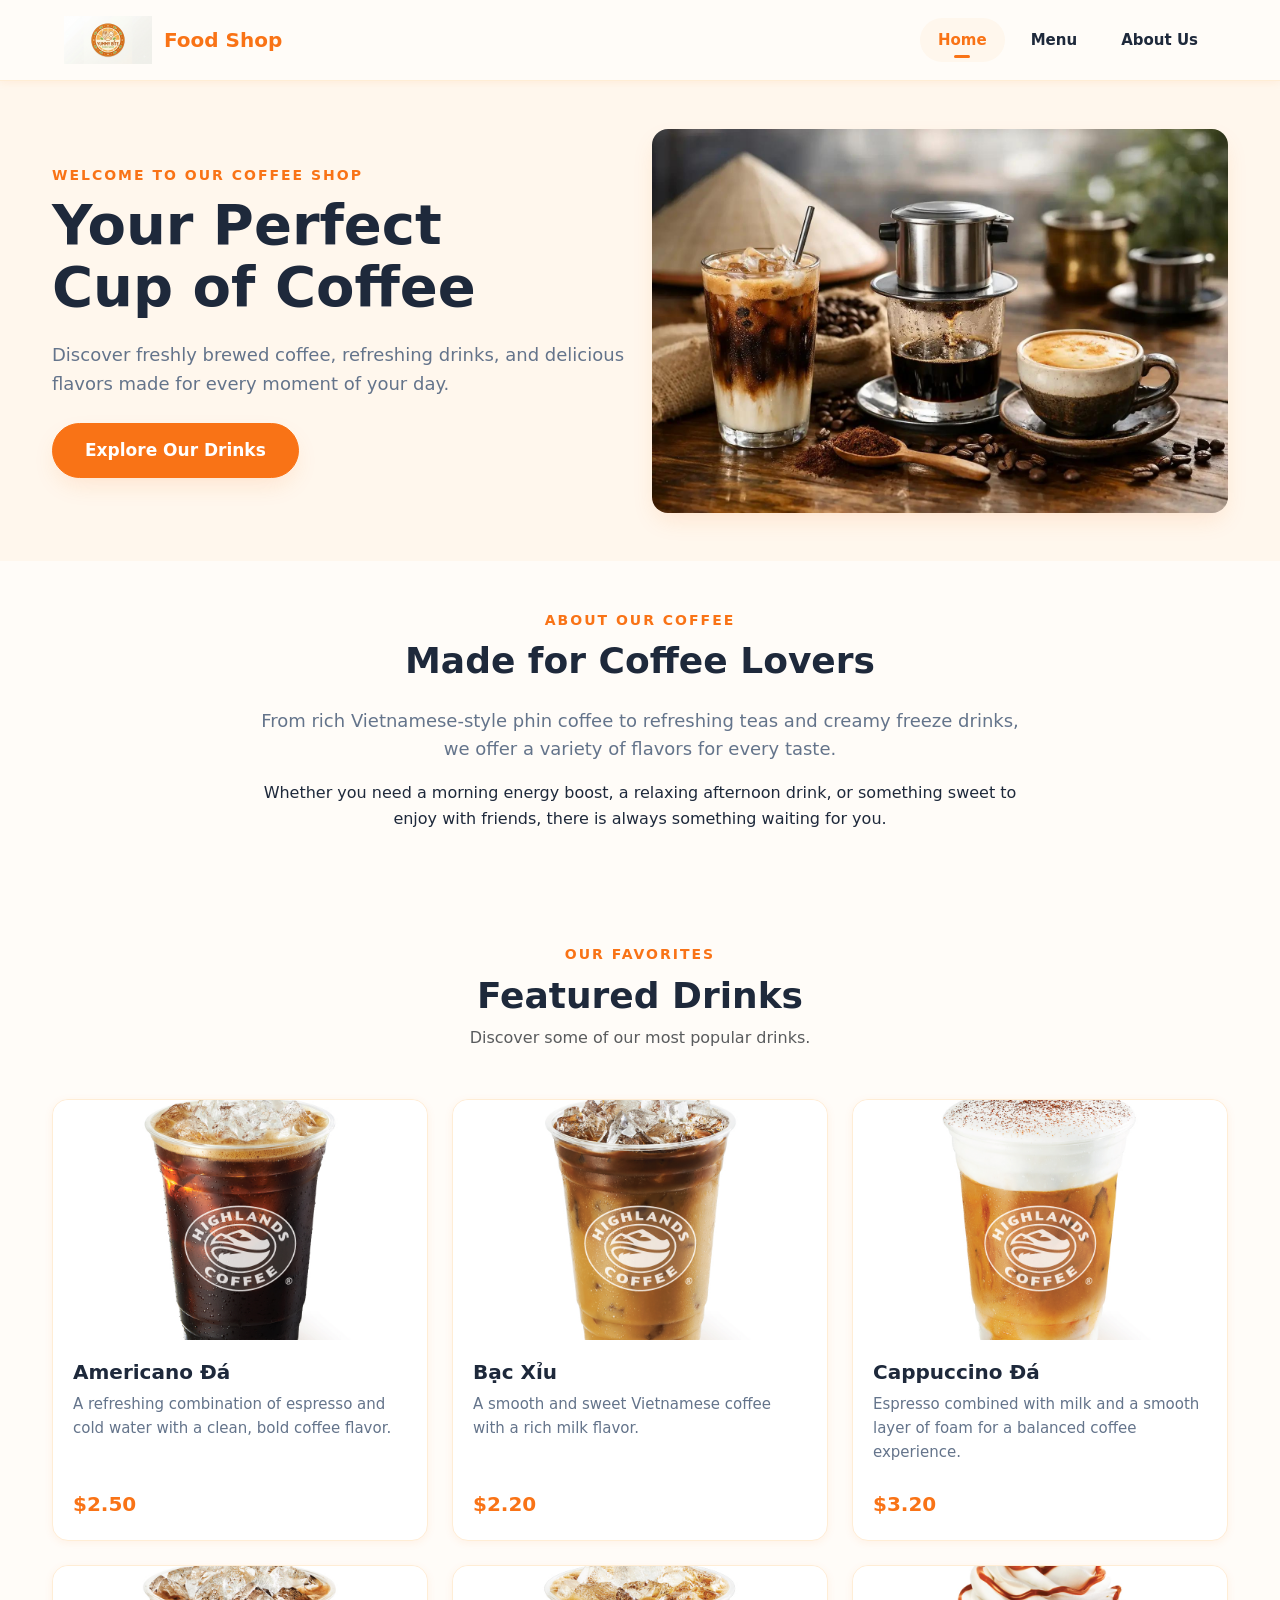
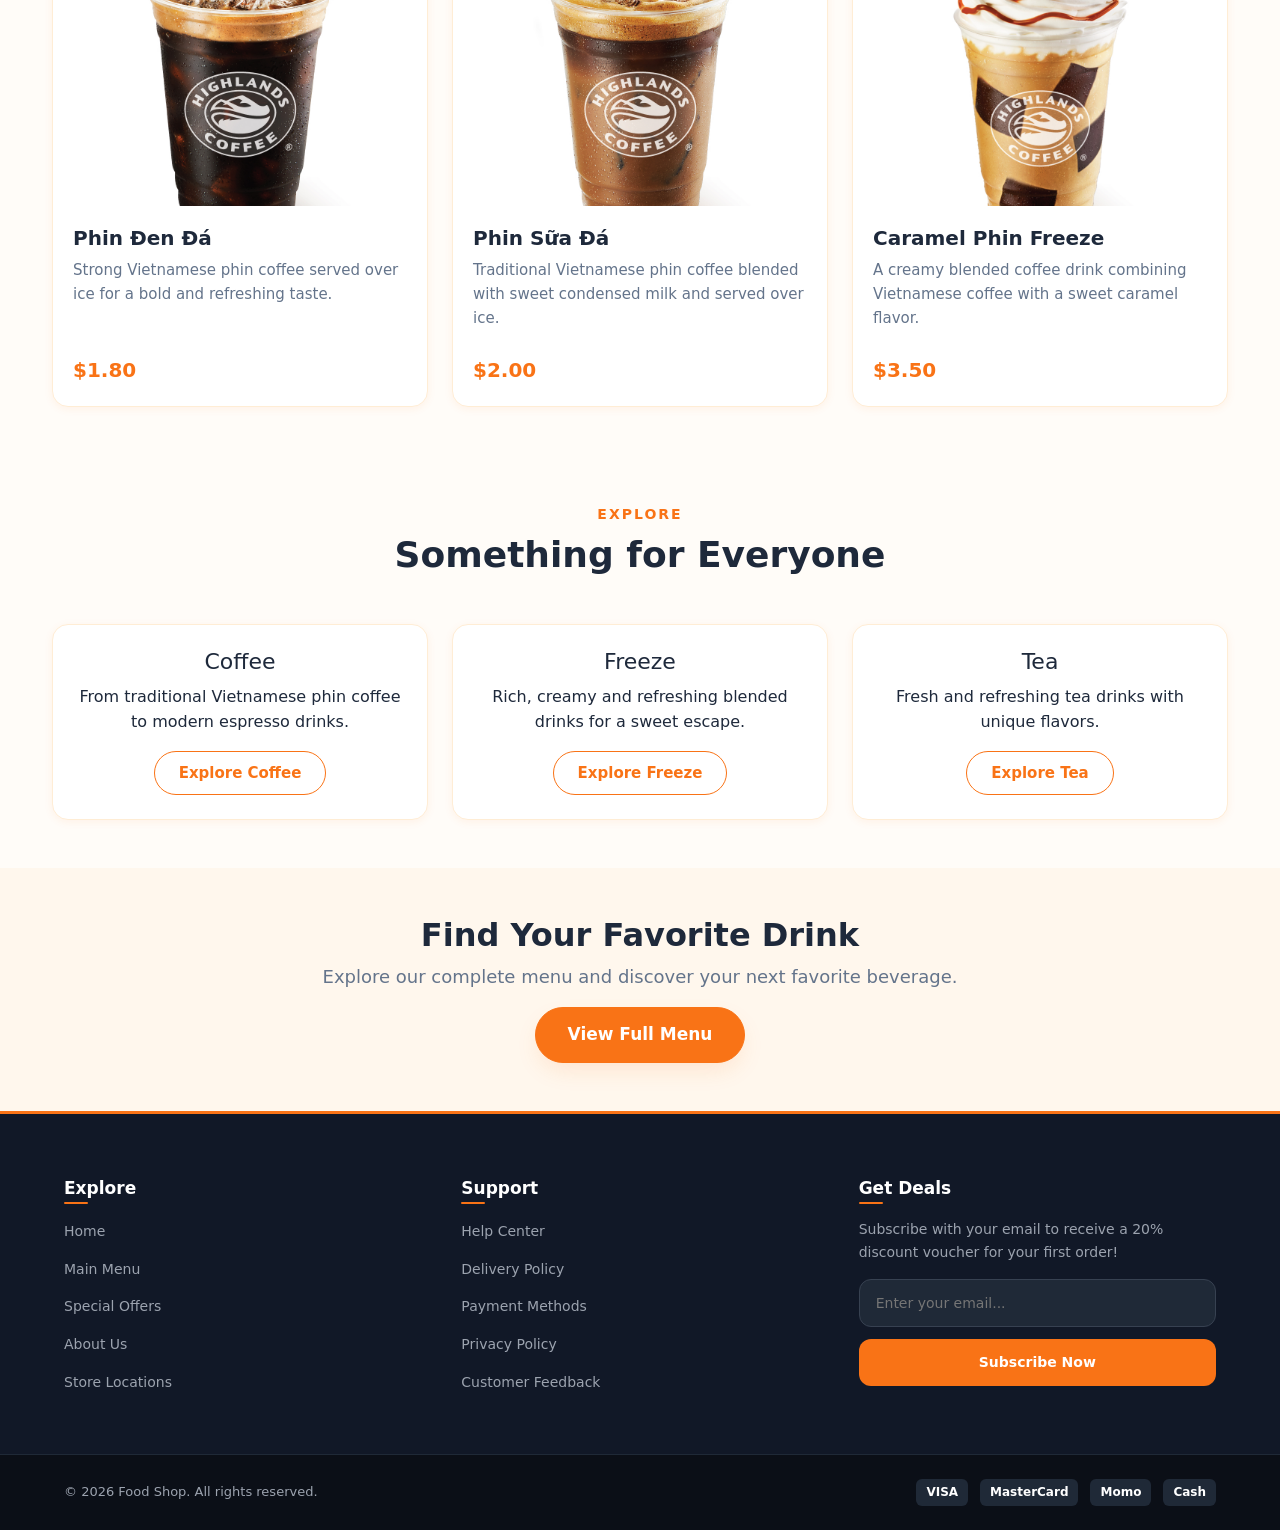
<file: index.html>
<!doctype html>
<html lang="en" data-bs-theme="light">

<head>
    <title>Home</title>
    <!-- Required meta tags -->
    <meta charset="utf-8" />
    <meta name="viewport" content="width=device-width, initial-scale=1" />

    <link href="https://cdn.jsdelivr.net/npm/bootstrap@5.3.8/dist/css/bootstrap.min.css" rel="stylesheet"
        integrity="sha384-sRIl4kxILFvY47J16cr9ZwB07vP4J8+LH7qKQnuqkuIAvNWLzeN8tE5YBujZqJLB" crossorigin="anonymous" />

    <link rel="stylesheet" href="style.css" />
</head>

<body>
    <header>

    </header>
    <main>
        <section class="container-fluid bg-light">
            <div class="container">
                <div class="row align-items-center py-5">
                    <div class="col-lg-6 text-center text-lg-start">
                        <p class="text-uppercase fw-semibold">
                            Welcome to our coffee shop
                        </p>
                        <h1 class="display-3 fw-bold">
                            Your Perfect
                            <br>
                            Cup of Coffee
                        </h1>
                        <p class="lead my-4">
                            Discover freshly brewed coffee, refreshing
                            drinks, and delicious flavors made for
                            every moment of your day.
                        </p>
                        <a href="#featured" class="btn btn-primary btn-lg">
                            Explore Our Drinks
                        </a>
                    </div>

                    <div class="col-lg-6 mt-4 mt-lg-0">
                        <img src="resources/Coffee/phin.png" class="img-fluid rounded" alt="Coffee and drinks">
                    </div>
                </div>
            </div>
        </section>

        <section class="container py-5">
            <div class="row justify-content-center">
                <div class="col-lg-8 text-center">
                    <p class="text-uppercase fw-semibold">
                        About Our Coffee
                    </p>
                    <h2 class="display-6 fw-bold mb-4">
                        Made for Coffee Lovers
                    </h2>
                    <p class="lead">
                        From rich Vietnamese-style phin coffee
                        to refreshing teas and creamy freeze drinks,
                        we offer a variety of flavors for every taste.
                    </p>
                    <p>
                        Whether you need a morning energy boost,
                        a relaxing afternoon drink, or something
                        sweet to enjoy with friends, there is always
                        something waiting for you.
                    </p>
                </div>
            </div>
        </section>

        <section id="featured" class="container py-5">

            <div class="text-center mb-5">
                <p class="text-uppercase fw-semibold">
                    Our Favorites
                </p>
                <h2 class="display-6 fw-bold">
                    Featured Drinks
                </h2>
                <p class="text-muted">
                    Discover some of our most popular drinks.
                </p>
            </div>

            <div class="row g-4">
                <div class="col-md-6 col-lg-4">
                    <div class="card h-100">
                        <img src="resources/Coffee/AMERICANO_DA.jpg" class="card-img-top" alt="Americano đá">
                        <div class="card-body d-flex flex-column">
                            <h5 class="card-title">
                                Americano Đá
                            </h5>
                            <p class="card-text">
                                A refreshing combination of espresso
                                and cold water with a clean,
                                bold coffee flavor.
                            </p>
                            <div class="mt-auto pt-2">
                                <span class="fs-5 fw-bold text-primary">$2.50</span>
                            </div>
                        </div>
                    </div>
                </div>

                <div class="col-md-6 col-lg-4">
                    <div class="card h-100">
                        <img src="resources/Coffee/BAC_SIU_1.jpg" class="card-img-top" alt="Bạc xỉu">
                        <div class="card-body d-flex flex-column">
                            <h5 class="card-title">
                                Bạc Xỉu
                            </h5>
                            <p class="card-text">
                                A smooth and sweet Vietnamese coffee
                                with a rich milk flavor.
                            </p>
                            <div class="mt-auto pt-2">
                                <span class="fs-5 fw-bold text-primary">$2.20</span>
                            </div>
                        </div>
                    </div>
                </div>

                <div class="col-md-6 col-lg-4">
                    <div class="card h-100">
                        <img src="resources/Coffee/CAPPU_DA.jpg" class="card-img-top" alt="Cappuccino đá">
                        <div class="card-body d-flex flex-column">
                            <h5 class="card-title">
                                Cappuccino Đá
                            </h5>
                            <p class="card-text">
                                Espresso combined with milk and
                                a smooth layer of foam for a balanced
                                coffee experience.
                            </p>
                            <div class="mt-auto pt-2">
                                <span class="fs-5 fw-bold text-primary">$3.20</span>
                            </div>
                        </div>
                    </div>
                </div>

                <div class="col-md-6 col-lg-4">
                    <div class="card h-100">
                        <img src="resources/Coffee/PHIN_DEN_DA.jpg" class="card-img-top" alt="Phin đen đá">
                        <div class="card-body d-flex flex-column">
                            <h5 class="card-title">
                                Phin Đen Đá
                            </h5>
                            <p class="card-text">
                                Strong Vietnamese phin coffee served
                                over ice for a bold and refreshing taste.
                            </p>
                            <div class="mt-auto pt-2">
                                <span class="fs-5 fw-bold text-primary">$1.80</span>
                            </div>
                        </div>
                    </div>
                </div>

                <div class="col-md-6 col-lg-4">
                    <div class="card h-100">
                        <img src="resources/Coffee/PHIN_SUA_DA.jpg" class="card-img-top" alt="Phin sữa đá">
                        <div class="card-body d-flex flex-column">
                            <h5 class="card-title">
                                Phin Sữa Đá
                            </h5>
                            <p class="card-text">
                                Traditional Vietnamese phin coffee
                                blended with sweet condensed milk
                                and served over ice.
                            </p>
                            <div class="mt-auto pt-2">
                                <span class="fs-5 fw-bold text-primary">$2.00</span>
                            </div>
                        </div>
                    </div>
                </div>

                <div class="col-md-6 col-lg-4">
                    <div class="card h-100">
                        <img src="resources/Freeze/CARAMEL_PHIN_FREEZE.jpg" class="card-img-top"
                            alt="Caramel Phin Freeze">
                        <div class="card-body d-flex flex-column">
                            <h5 class="card-title">
                                Caramel Phin Freeze
                            </h5>
                            <p class="card-text">
                                A creamy blended coffee drink
                                combining Vietnamese coffee with
                                a sweet caramel flavor.
                            </p>
                            <div class="mt-auto pt-2">
                                <span class="fs-5 fw-bold text-primary">$3.50</span>
                            </div>
                        </div>
                    </div>
                </div>
            </div>

        </section>

        <section class="container py-5">

            <div class="text-center mb-5">
                <p class="text-uppercase fw-semibold">
                    Explore
                </p>
                <h2 class="display-6 fw-bold">
                    Something for Everyone
                </h2>
            </div>

            <div class="row g-4">
                <div class="col-md-4">
                    <div class="card text-center h-100">
                        <div class="card-body p-4">
                            <h3 class="h4">
                                Coffee
                            </h3>
                            <p>
                                From traditional Vietnamese phin
                                coffee to modern espresso drinks.
                            </p>
                            <a href="menu.html#coffee" class="btn btn-outline-primary">
                                Explore Coffee
                            </a>
                        </div>
                    </div>
                </div>

                <div class="col-md-4">
                    <div class="card text-center h-100">
                        <div class="card-body p-4">
                            <h3 class="h4">
                                Freeze
                            </h3>
                            <p>
                                Rich, creamy and refreshing blended
                                drinks for a sweet escape.
                            </p>
                            <a href="menu.html#freeze" class="btn btn-outline-primary">
                                Explore Freeze
                            </a>
                        </div>
                    </div>
                </div>

                <div class="col-md-4">
                    <div class="card text-center h-100">
                        <div class="card-body p-4">
                            <h3 class="h4">
                                Tea
                            </h3>
                            <p>
                                Fresh and refreshing tea drinks
                                with unique flavors.
                            </p>
                            <a href="menu.html#tea" class="btn btn-outline-primary">
                                Explore Tea
                            </a>
                        </div>
                    </div>
                </div>
            </div>

        </section>

        <section class="container-fluid bg-light py-5">

            <div class="container text-center">

                <h2 class="fw-bold">
                    Find Your Favorite Drink
                </h2>

                <p class="lead">
                    Explore our complete menu and discover
                    your next favorite beverage.
                </p>

                <a href="menu.html" class="btn btn-primary btn-lg">
                    View Full Menu
                </a>

            </div>

        </section>

    </main>
    <footer>
        <!-- place footer here -->
    </footer>
    <!-- Bootstrap JavaScript Bundle (includes Popper) -->
    <script src="https://cdn.jsdelivr.net/npm/bootstrap@5.3.8/dist/js/bootstrap.bundle.min.js"
        integrity="sha384-FKyoEForCGlyvwx9Hj09JcYn3nv7wiPVlz7YYwJrWVcXK/BmnVDxM+D2scQbITxI"
        crossorigin="anonymous"></script>
    <script src="js/components.js"></script>
</body>

</html>
</file>
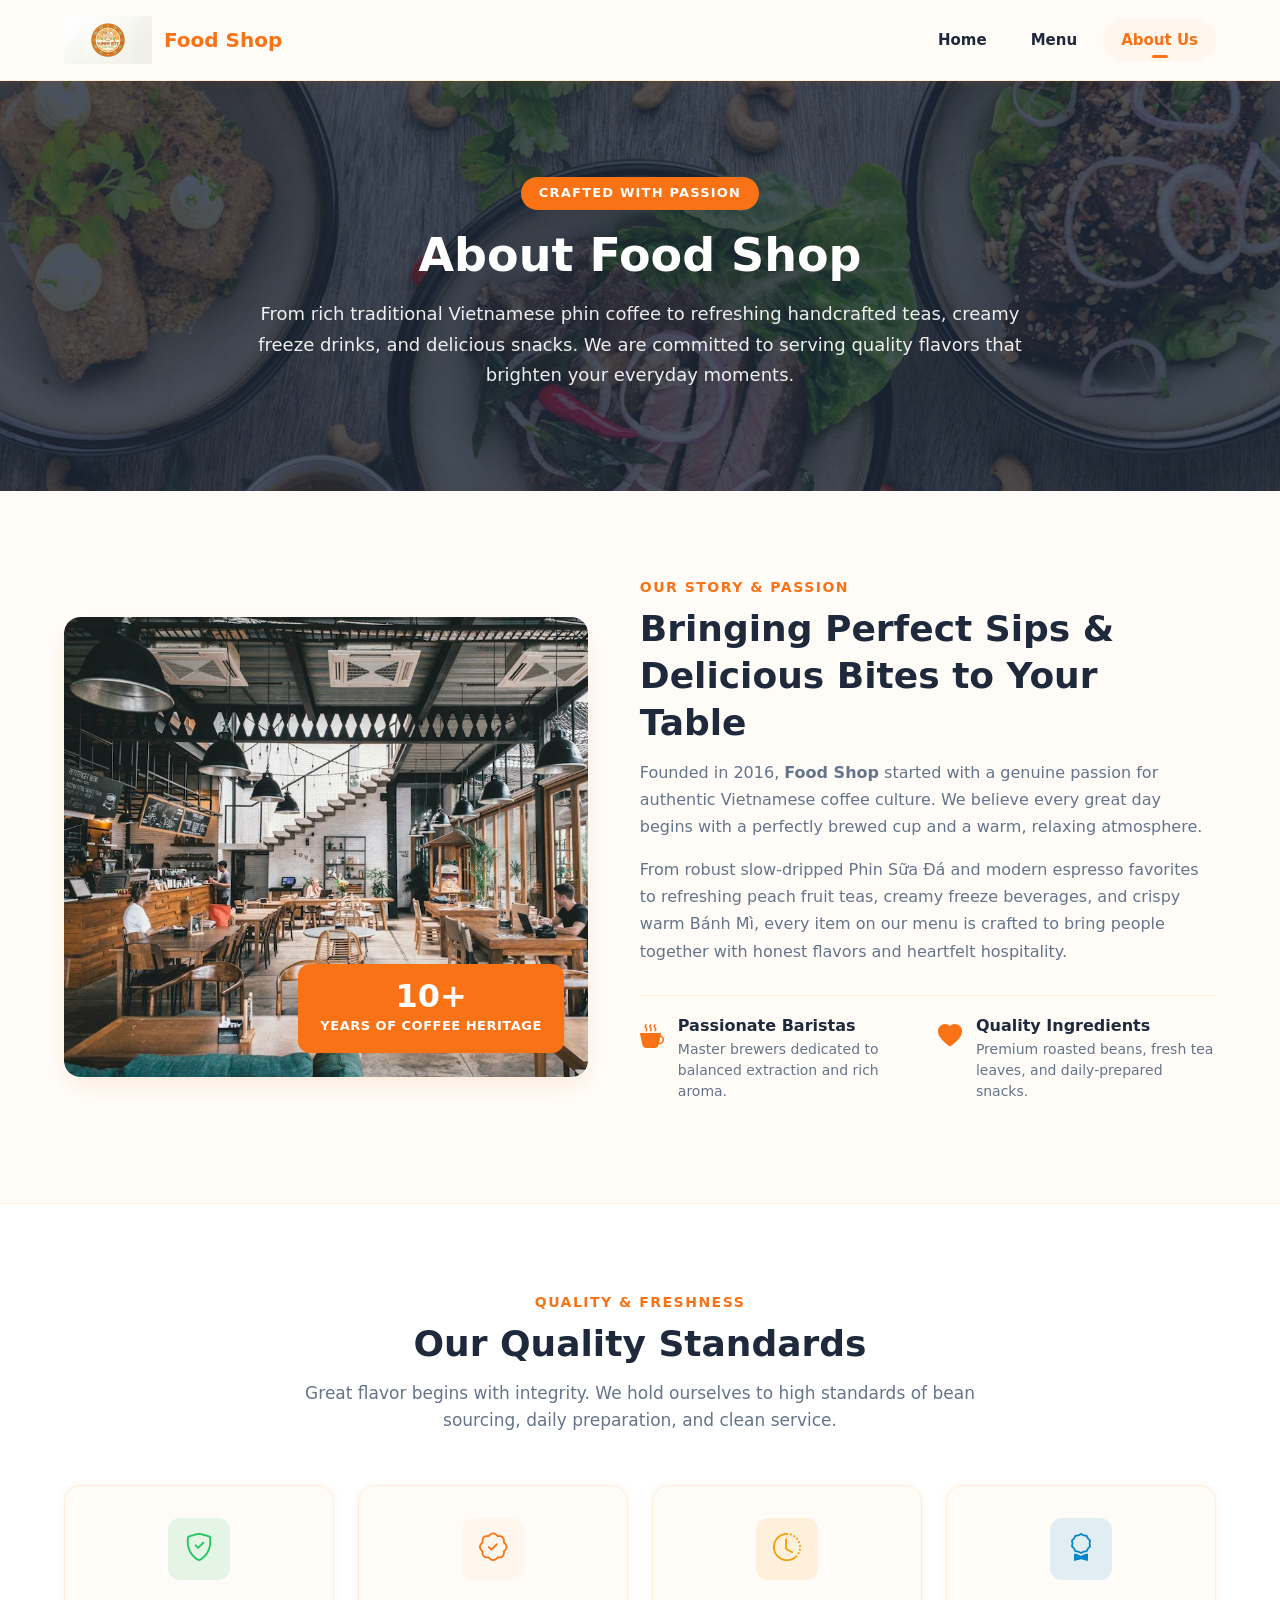
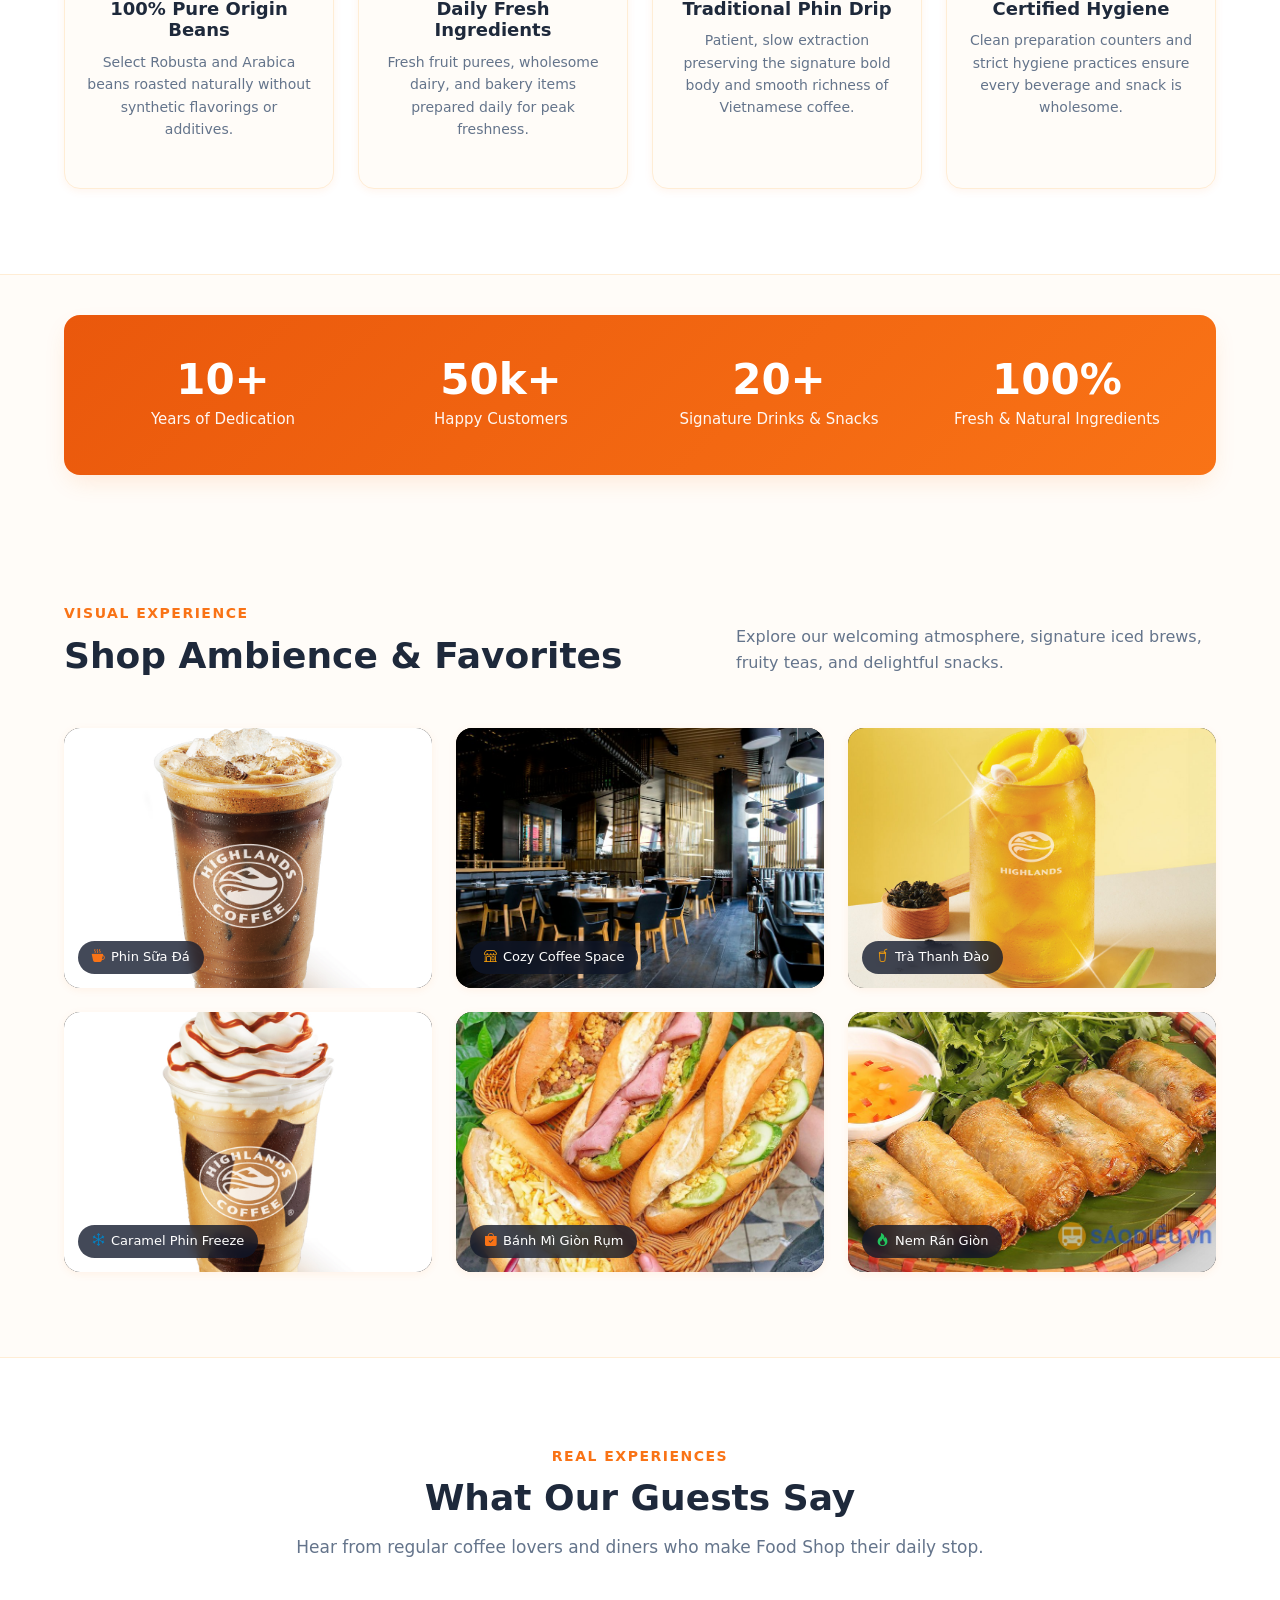
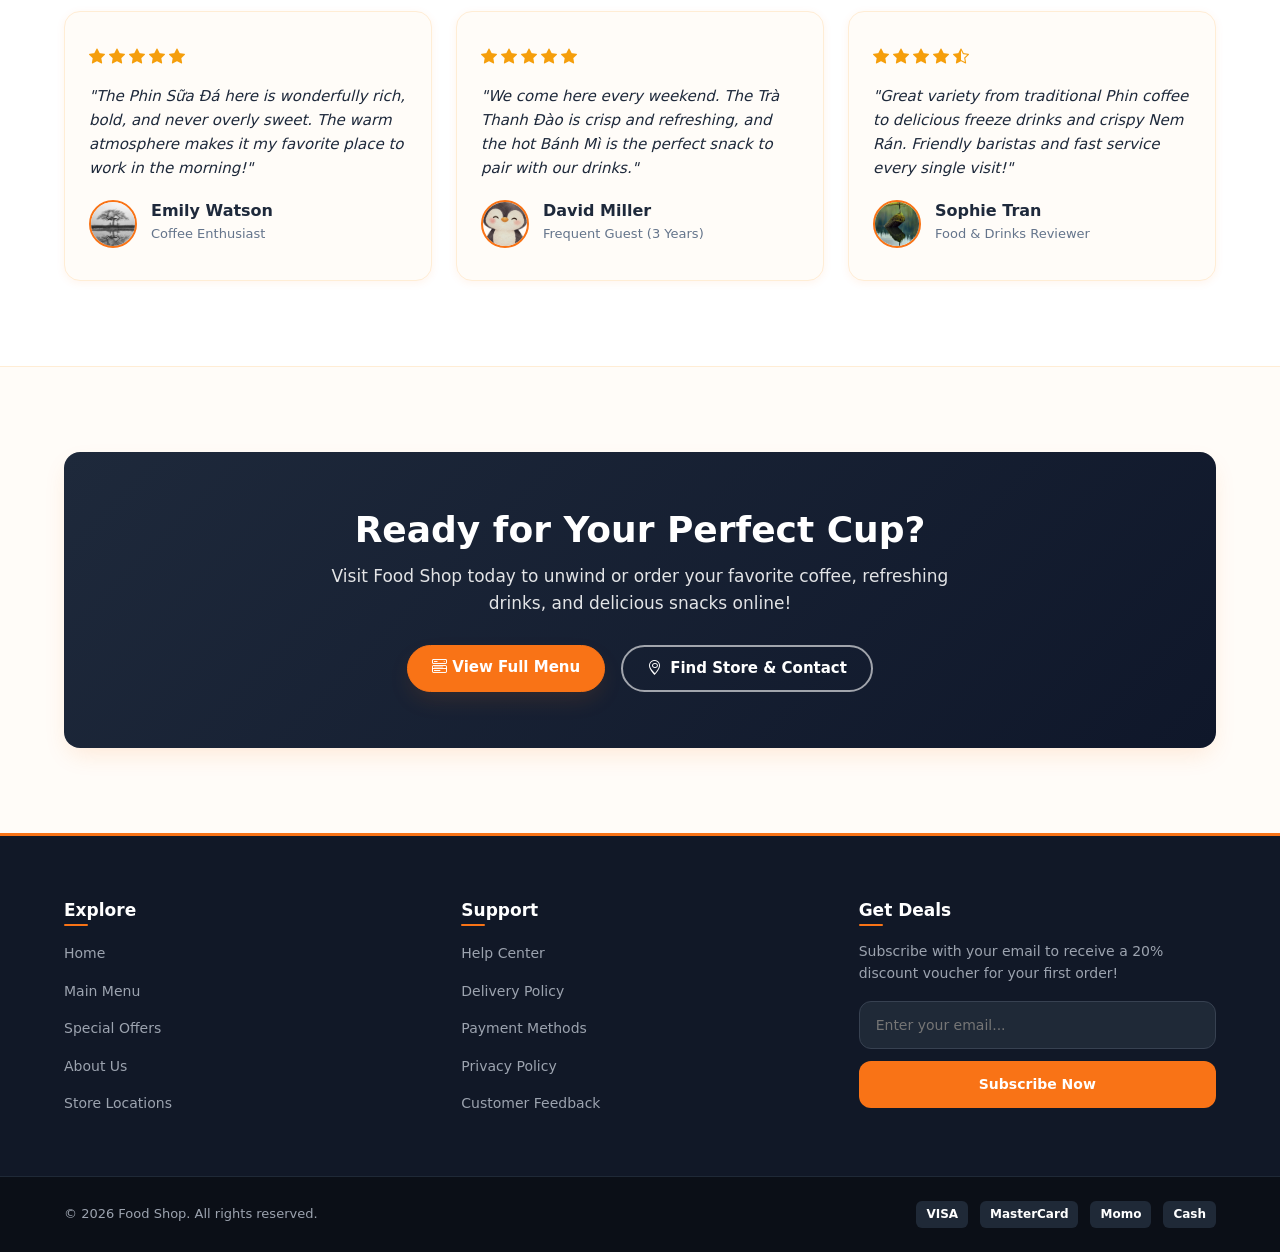
<file: about.html>
<!DOCTYPE html>
<html lang="en">

<head>
    <meta charset="UTF-8">
    <meta name="viewport" content="width=device-width, initial-scale=1.0">
    <title>About Us - Food Shop | Crafted Coffee & Casual Bites</title>

    <link href="https://cdn.jsdelivr.net/npm/bootstrap@5.3.8/dist/css/bootstrap.min.css" rel="stylesheet"
        integrity="sha384-sRIl4kxILFvY47J16cr9ZwB07vP4J8+LH7qKQnuqkuIAvNWLzeN8tE5YBujZqJLB" crossorigin="anonymous" />

    <link rel="stylesheet" href="https://cdn.jsdelivr.net/npm/bootstrap-icons@1.11.3/font/bootstrap-icons.min.css">

    <link rel="stylesheet" href="style.css">
</head>

<body>
    <header id="site-header"></header>

    <main>
        <section class="hero-section">
            <div class="hero-content">
                <span class="hero-tag">Crafted With Passion</span>
                <h1 class="hero-title">About Food Shop</h1>
                <p class="hero-desc">
                    From rich traditional Vietnamese phin coffee to refreshing handcrafted teas, creamy freeze drinks,
                    and delicious snacks. We are committed to serving quality flavors that brighten your everyday moments.
                </p>
            </div>
        </section>

        <section class="about-story-section">
            <div class="section-container">
                <div class="story-grid">
                    <div class="story-image-box">
                        <img src="resources/About/about_story.jpg" alt="Food Shop Dining & Coffee Space" class="story-img">
                        <div class="experience-badge">
                            <span class="exp-years">10+</span>
                            <span class="exp-text">Years of Coffee Heritage</span>
                        </div>
                    </div>

                    <div class="story-content">
                        <span class="section-tag">Our Story & Passion</span>
                        <h2 class="section-title">Bringing Perfect Sips & Delicious Bites to Your Table</h2>
                        <p class="story-text">
                            Founded in 2016, <strong>Food Shop</strong> started with a genuine passion for authentic
                            Vietnamese coffee culture. We believe every great day begins with a perfectly brewed cup
                            and a warm, relaxing atmosphere.
                        </p>
                        <p class="story-text">
                            From robust slow-dripped Phin Sữa Đá and modern espresso favorites to refreshing peach fruit
                            teas, creamy freeze beverages, and crispy warm Bánh Mì, every item on our menu is crafted
                            to bring people together with honest flavors and heartfelt hospitality.
                        </p>

                        <div class="story-features">
                            <div class="story-feature-item">
                                <i class="bi bi-cup-hot-fill text-red"></i>
                                <div>
                                    <h4 class="feature-item-title">Passionate Baristas</h4>
                                    <p class="feature-item-desc">Master brewers dedicated to balanced extraction and rich aroma.</p>
                                </div>
                            </div>
                            <div class="story-feature-item">
                                <i class="bi bi-heart-fill text-red"></i>
                                <div>
                                    <h4 class="feature-item-title">Quality Ingredients</h4>
                                    <p class="feature-item-desc">Premium roasted beans, fresh tea leaves, and daily-prepared snacks.</p>
                                </div>
                            </div>
                        </div>
                    </div>
                </div>
            </div>
        </section>

        <section class="quality-section">
            <div class="section-container">
                <div class="section-header">
                    <span class="section-tag">Quality & Freshness</span>
                    <h2 class="section-title">Our Quality Standards</h2>
                    <p class="section-subtitle">
                        Great flavor begins with integrity. We hold ourselves to high standards of bean sourcing,
                        daily preparation, and clean service.
                    </p>
                </div>

                <div class="quality-grid">
                    <article class="quality-card">
                        <div class="icon-wrapper green-icon">
                            <i class="bi bi-shield-check"></i>
                        </div>
                        <h3 class="card-title">100% Pure Origin Beans</h3>
                        <p class="card-desc">
                            Select Robusta and Arabica beans roasted naturally without synthetic flavorings or additives.
                        </p>
                    </article>

                    <article class="quality-card">
                        <div class="icon-wrapper red-icon">
                            <i class="bi bi-patch-check"></i>
                        </div>
                        <h3 class="card-title">Daily Fresh Ingredients</h3>
                        <p class="card-desc">
                            Fresh fruit purees, wholesome dairy, and bakery items prepared daily for peak freshness.
                        </p>
                    </article>

                    <article class="quality-card">
                        <div class="icon-wrapper yellow-icon">
                            <i class="bi bi-clock-history"></i>
                        </div>
                        <h3 class="card-title">Traditional Phin Drip</h3>
                        <p class="card-desc">
                            Patient, slow extraction preserving the signature bold body and smooth richness of Vietnamese coffee.
                        </p>
                    </article>

                    <article class="quality-card">
                        <div class="icon-wrapper blue-icon">
                            <i class="bi bi-award"></i>
                        </div>
                        <h3 class="card-title">Certified Hygiene</h3>
                        <p class="card-desc">
                            Clean preparation counters and strict hygiene practices ensure every beverage and snack is wholesome.
                        </p>
                    </article>
                </div>
            </div>
        </section>

        <section class="stats-section">
            <div class="stats-container">
                <div class="stats-grid">
                    <div class="stat-card">
                        <span class="stat-number">10+</span>
                        <span class="stat-label">Years of Dedication</span>
                    </div>
                    <div class="stat-card">
                        <span class="stat-number">50k+</span>
                        <span class="stat-label">Happy Customers</span>
                    </div>
                    <div class="stat-card">
                        <span class="stat-number">20+</span>
                        <span class="stat-label">Signature Drinks & Snacks</span>
                    </div>
                    <div class="stat-card">
                        <span class="stat-number">100%</span>
                        <span class="stat-label">Fresh & Natural Ingredients</span>
                    </div>
                </div>
            </div>
        </section>

        <section class="gallery-section">
            <div class="section-container">
                <div class="gallery-top">
                    <div>
                        <span class="section-tag">Visual Experience</span>
                        <h2 class="section-title">Shop Ambience & Favorites</h2>
                    </div>
                    <p class="gallery-desc">
                        Explore our welcoming atmosphere, signature iced brews, fruity teas, and delightful snacks.
                    </p>
                </div>

                <div class="gallery-grid">
                    <figure class="gallery-card">
                        <img src="resources/Coffee/PHIN_SUA_DA.jpg" alt="Traditional Phin Sữa Đá">
                        <figcaption class="gallery-badge">
                            <i class="bi bi-cup-hot-fill text-red"></i> Phin Sữa Đá
                        </figcaption>
                    </figure>

                    <figure class="gallery-card">
                        <img src="resources/About/khong_gian_quan.jpg" alt="Warm Coffee Shop Ambience">
                        <figcaption class="gallery-badge">
                            <i class="bi bi-shop text-yellow"></i> Cozy Coffee Space
                        </figcaption>
                    </figure>

                    <figure class="gallery-card">
                        <img src="resources/Tea/Tra_Thanh_Dao.jpg" alt="Trà Thanh Đào">
                        <figcaption class="gallery-badge">
                            <i class="bi bi-cup-straw text-yellow"></i> Trà Thanh Đào
                        </figcaption>
                    </figure>

                    <figure class="gallery-card">
                        <img src="resources/Freeze/CARAMEL_PHIN_FREEZE.jpg" alt="Caramel Phin Freeze">
                        <figcaption class="gallery-badge">
                            <i class="bi bi-snow text-blue"></i> Caramel Phin Freeze
                        </figcaption>
                    </figure>

                    <figure class="gallery-card">
                        <img src="resources/Food/Bánh mì.jpg" alt="Vietnamese Bánh Mì">
                        <figcaption class="gallery-badge">
                            <i class="bi bi-bag-check-fill text-red"></i> Bánh Mì Giòn Rụm
                        </figcaption>
                    </figure>

                    <figure class="gallery-card">
                        <img src="resources/Food/Nem rán.jpg" alt="Nem Rán Giòn">
                        <figcaption class="gallery-badge">
                            <i class="bi bi-fire text-green"></i> Nem Rán Giòn
                        </figcaption>
                    </figure>
                </div>
            </div>
        </section>

        <section class="testimonials-section">
            <div class="section-container">
                <div class="section-header">
                    <span class="section-tag">Real Experiences</span>
                    <h2 class="section-title">What Our Guests Say</h2>
                    <p class="section-subtitle">
                        Hear from regular coffee lovers and diners who make Food Shop their daily stop.
                    </p>
                </div>

                <div class="testimonials-grid">
                    <article class="testimonial-card">
                        <div class="stars">
                            <i class="bi bi-star-fill"></i>
                            <i class="bi bi-star-fill"></i>
                            <i class="bi bi-star-fill"></i>
                            <i class="bi bi-star-fill"></i>
                            <i class="bi bi-star-fill"></i>
                        </div>
                        <blockquote class="review-text">
                            "The Phin Sữa Đá here is wonderfully rich, bold, and never overly sweet. The warm atmosphere makes it my favorite place to work in the morning!"
                        </blockquote>
                        <div class="reviewer-info">
                            <img src="resources/About/avatar_emily.png" alt="Emily Watson" class="reviewer-avatar">
                            <div>
                                <h4 class="reviewer-name">Emily Watson</h4>
                                <span class="reviewer-role">Coffee Enthusiast</span>
                            </div>
                        </div>
                    </article>

                    <article class="testimonial-card">
                        <div class="stars">
                            <i class="bi bi-star-fill"></i>
                            <i class="bi bi-star-fill"></i>
                            <i class="bi bi-star-fill"></i>
                            <i class="bi bi-star-fill"></i>
                            <i class="bi bi-star-fill"></i>
                        </div>
                        <blockquote class="review-text">
                            "We come here every weekend. The Trà Thanh Đào is crisp and refreshing, and the hot Bánh Mì is the perfect snack to pair with our drinks."
                        </blockquote>
                        <div class="reviewer-info">
                            <img src="resources/About/avatar_david.png" alt="David Miller" class="reviewer-avatar">
                            <div>
                                <h4 class="reviewer-name">David Miller</h4>
                                <span class="reviewer-role">Frequent Guest (3 Years)</span>
                            </div>
                        </div>
                    </article>

                    <article class="testimonial-card">
                        <div class="stars">
                            <i class="bi bi-star-fill"></i>
                            <i class="bi bi-star-fill"></i>
                            <i class="bi bi-star-fill"></i>
                            <i class="bi bi-star-fill"></i>
                            <i class="bi bi-star-half"></i>
                        </div>
                        <blockquote class="review-text">
                            "Great variety from traditional Phin coffee to delicious freeze drinks and crispy Nem Rán. Friendly baristas and fast service every single visit!"
                        </blockquote>
                        <div class="reviewer-info">
                            <img src="resources/About/avatar_sophie.png" alt="Sophie Tran" class="reviewer-avatar">
                            <div>
                                <h4 class="reviewer-name">Sophie Tran</h4>
                                <span class="reviewer-role">Food & Drinks Reviewer</span>
                            </div>
                        </div>
                    </article>
                </div>
            </div>
        </section>

        <section class="cta-section">
            <div class="section-container">
                <div class="cta-box">
                    <h2 class="cta-title">Ready for Your Perfect Cup?</h2>
                    <p class="cta-desc">
                        Visit Food Shop today to unwind or order your favorite coffee, refreshing drinks, and delicious snacks online!
                    </p>
                    <div class="cta-buttons">
                        <a href="menu.html" class="btn btn-primary">
                            <i class="bi bi-menu-button-wide"></i> View Full Menu
                        </a>
                        <a href="#footer-contact" class="btn btn-outline">
                            <i class="bi bi-geo-alt"></i> Find Store & Contact
                        </a>
                    </div>
                </div>
            </div>
        </section>
    </main>

    <footer id="site-footer"></footer>
    <script src="https://cdn.jsdelivr.net/npm/bootstrap@5.3.8/dist/js/bootstrap.bundle.min.js"
        integrity="sha384-FKyoEForCGlyvwx9Hj09JcYn3nv7wiPVlz7YYwJrWVcXK/BmnVDxM+D2scQbITxI"
        crossorigin="anonymous"></script>
    <script src="js/components.js"></script>
</body>

</html>
</file>
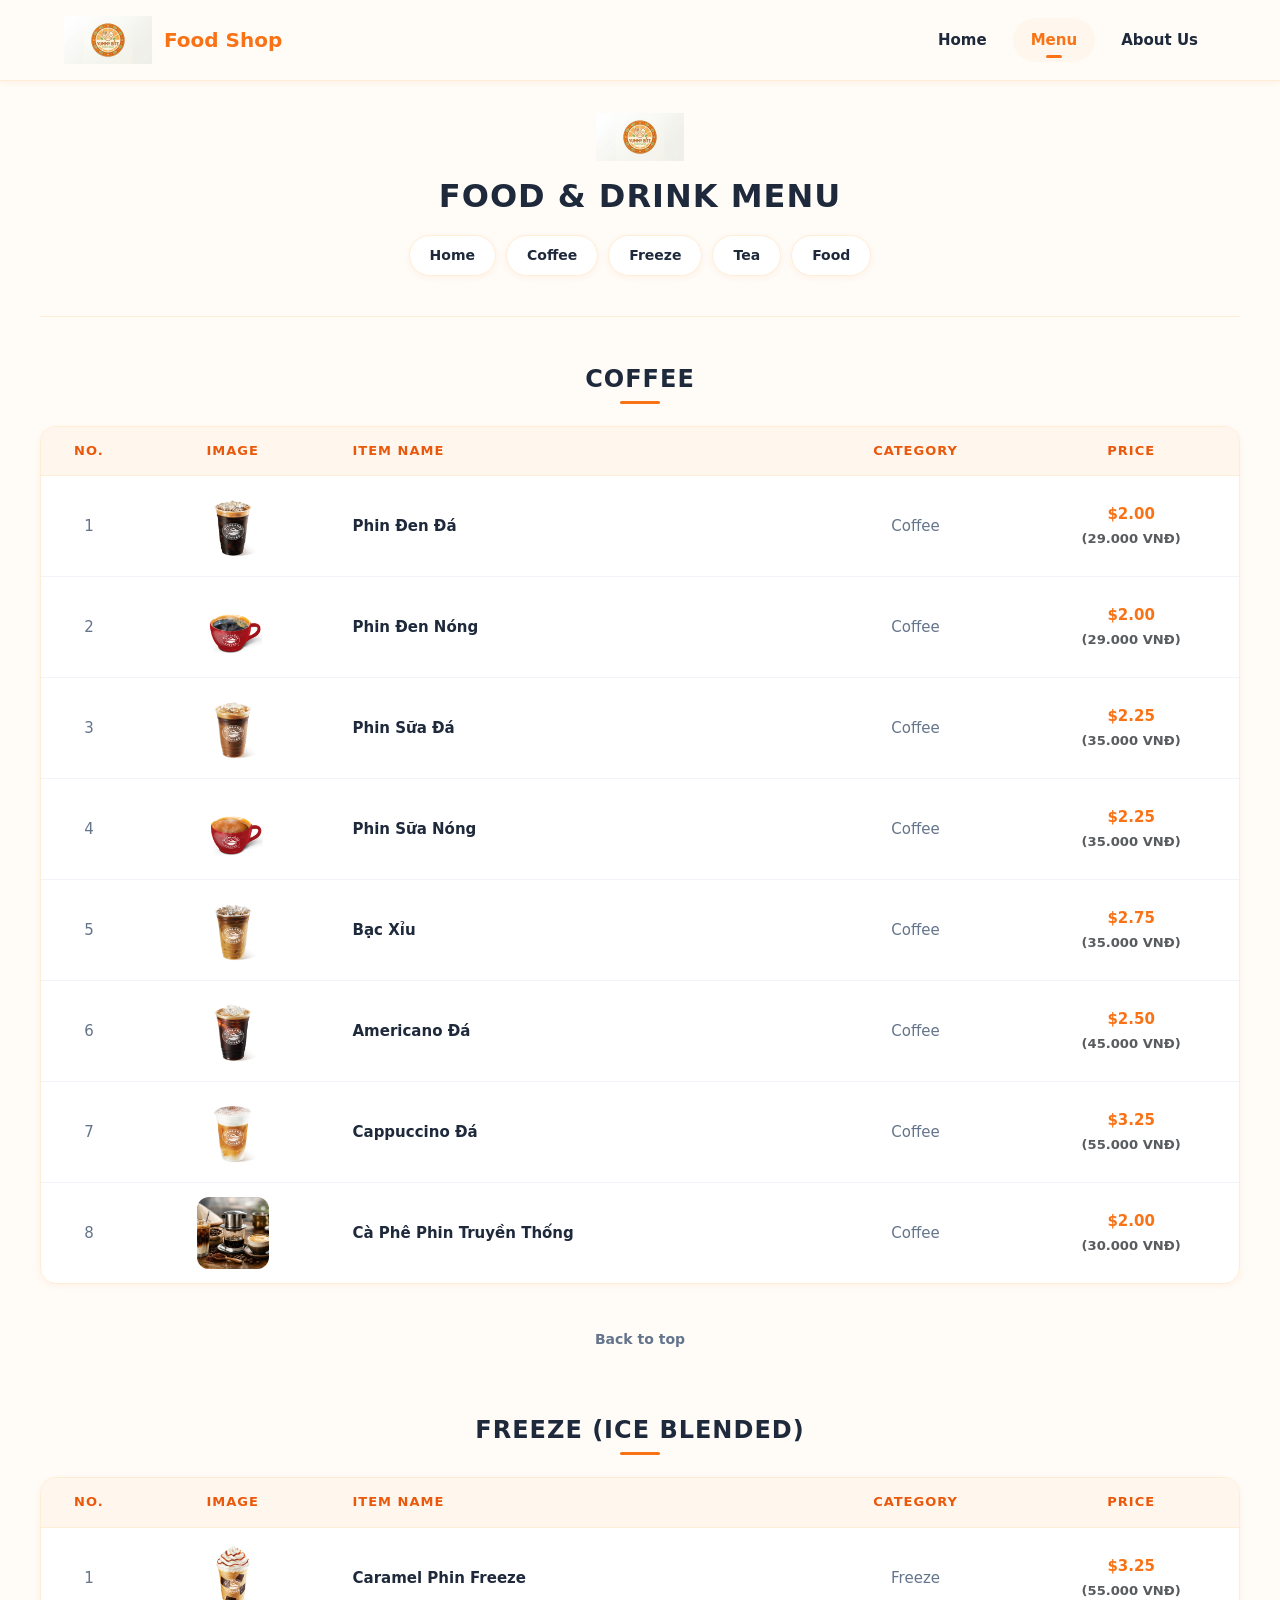
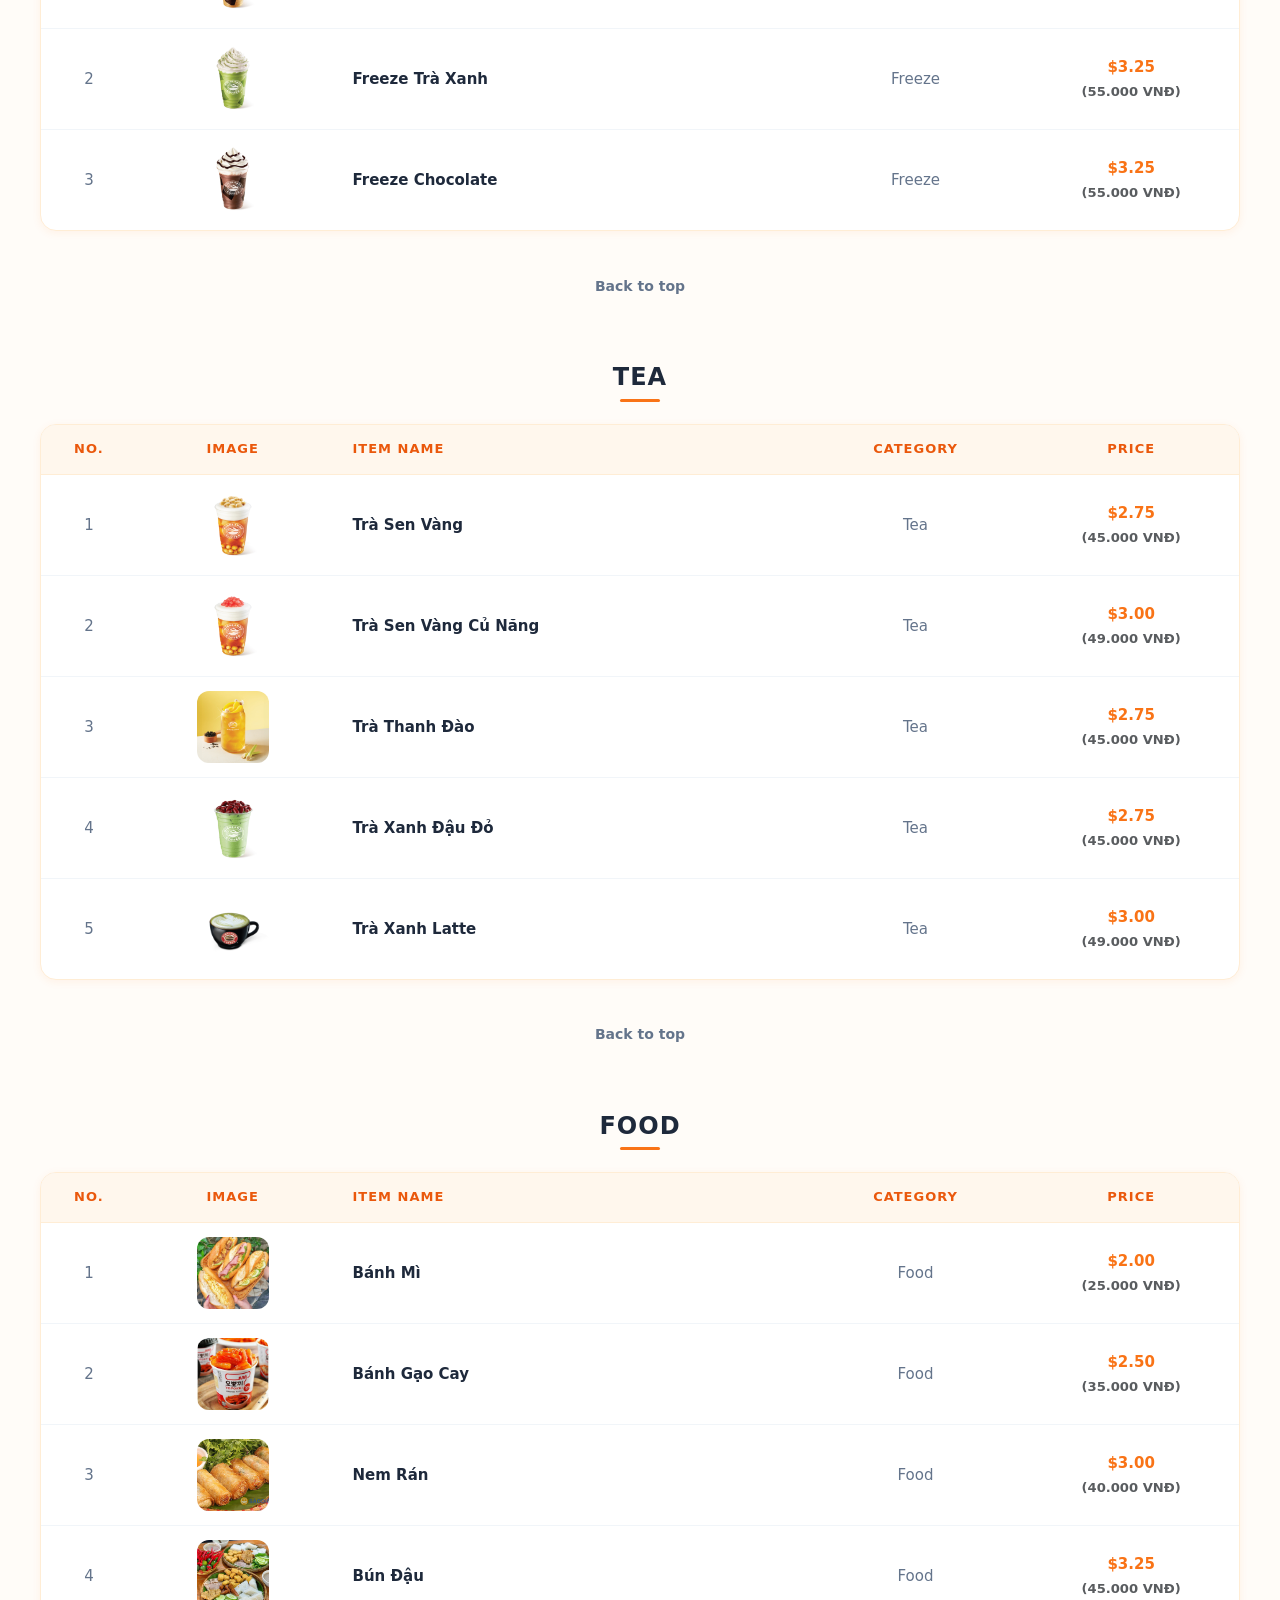
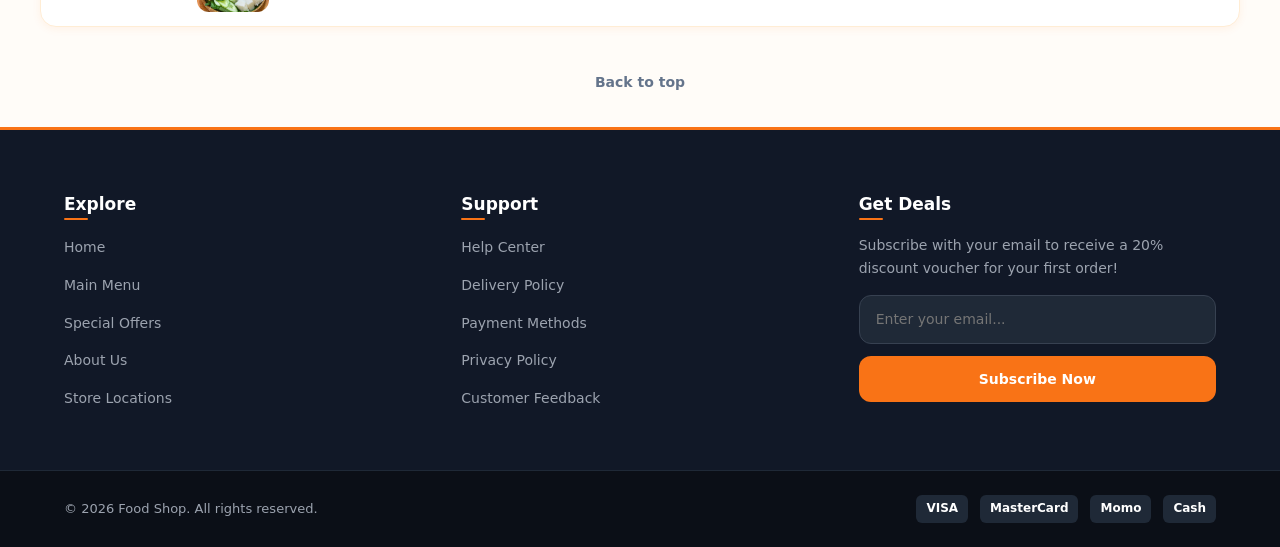
<file: menu.html>
<!DOCTYPE html>
<html lang="en">
<head>
    <meta charset="UTF-8">
    <meta name="viewport" content="width=device-width, initial-scale=1.0">
    <title>Menu - Food Shop</title>

    <link href="https://cdn.jsdelivr.net/npm/bootstrap@5.3.8/dist/css/bootstrap.min.css" rel="stylesheet"
        integrity="sha384-sRIl4kxILFvY47J16cr9ZwB07vP4J8+LH7qKQnuqkuIAvNWLzeN8tE5YBujZqJLB" crossorigin="anonymous" />
    <link rel="stylesheet" href="style.css">
</head>
<body id="top" class="menu-page">
    <header id="site-header"></header>

    <main class="menu-main">
        <div class="page-header">
            <a href="index.html">
                <img src="resources/Logo/Logo.png" alt="Food Shop Logo" width="100">
            </a>
            <h1>FOOD & DRINK MENU</h1>
            <p class="page-nav">
                <a href="index.html" class="nav-link">Home</a>
                <a href="#coffee" class="nav-link">Coffee</a>
                <a href="#freeze" class="nav-link">Freeze</a>
                <a href="#tea" class="nav-link">Tea</a>
                <a href="#food" class="nav-link">Food</a>
            </p>
        </div>
        <hr width="85%">

        <h2 id="coffee" align="center">COFFEE</h2>
        <table border="1" cellpadding="8" cellspacing="0" align="center" width="85%">
            <tr bgcolor="#f0f0f0">
                <th width="8%" align="center">No.</th>
                <th width="16%" align="center">Image</th>
                <th width="40%" align="left">Item Name</th>
                <th width="18%" align="center">Category</th>
                <th width="18%" align="center">Price</th>
            </tr>
            <tr>
                <td align="center">1</td>
                <td align="center"><img src="resources/Coffee/PHIN_DEN_DA.jpg" alt="Phin Đen Đá" width="100"></td>
                <td align="left"><b>Phin Đen Đá</b></td>
                <td align="center">Coffee</td>
                <td align="center"><b>$2.00</b><br><small class="text-muted">(29.000 VNĐ)</small></td>
            </tr>
            <tr>
                <td align="center">2</td>
                <td align="center"><img src="resources/Coffee/PHIN_DEN_NONG.jpg" alt="Phin Đen Nóng" width="100"></td>
                <td align="left"><b>Phin Đen Nóng</b></td>
                <td align="center">Coffee</td>
                <td align="center"><b>$2.00</b><br><small class="text-muted">(29.000 VNĐ)</small></td>
            </tr>
            <tr>
                <td align="center">3</td>
                <td align="center"><img src="resources/Coffee/PHIN_SUA_DA.jpg" alt="Phin Sữa Đá" width="100"></td>
                <td align="left"><b>Phin Sữa Đá</b></td>
                <td align="center">Coffee</td>
                <td align="center"><b>$2.25</b><br><small class="text-muted">(35.000 VNĐ)</small></td>
            </tr>
            <tr>
                <td align="center">4</td>
                <td align="center"><img src="resources/Coffee/PHIN_SUA_NONG.jpg" alt="Phin Sữa Nóng" width="100"></td>
                <td align="left"><b>Phin Sữa Nóng</b></td>
                <td align="center">Coffee</td>
                <td align="center"><b>$2.25</b><br><small class="text-muted">(35.000 VNĐ)</small></td>
            </tr>
            <tr>
                <td align="center">5</td>
                <td align="center"><img src="resources/Coffee/BAC_SIU_1.jpg" alt="Bạc Xỉu" width="100"></td>
                <td align="left"><b>Bạc Xỉu</b></td>
                <td align="center">Coffee</td>
                <td align="center"><b>$2.75</b><br><small class="text-muted">(35.000 VNĐ)</small></td>
            </tr>
            <tr>
                <td align="center">6</td>
                <td align="center"><img src="resources/Coffee/AMERICANO_DA.jpg" alt="Americano Đá" width="100"></td>
                <td align="left"><b>Americano Đá</b></td>
                <td align="center">Coffee</td>
                <td align="center"><b>$2.50</b><br><small class="text-muted">(45.000 VNĐ)</small></td>
            </tr>
            <tr>
                <td align="center">7</td>
                <td align="center"><img src="resources/Coffee/CAPPU_DA.jpg" alt="Cappuccino Đá" width="100"></td>
                <td align="left"><b>Cappuccino Đá</b></td>
                <td align="center">Coffee</td>
                <td align="center"><b>$3.25</b><br><small class="text-muted">(55.000 VNĐ)</small></td>
            </tr>
            <tr>
                <td align="center">8</td>
                <td align="center"><img src="resources/Coffee/phin.png" alt="Cà Phê Phin Truyền Thống" width="100"></td>
                <td align="left"><b>Cà Phê Phin Truyền Thống</b></td>
                <td align="center">Coffee</td>
                <td align="center"><b>$2.00</b><br><small class="text-muted">(30.000 VNĐ)</small></td>
            </tr>
        </table>
        <br>
        <p align="center"><a href="#top">Back to top</a></p>

        <h2 id="freeze" align="center">FREEZE (ICE BLENDED)</h2>
        <table border="1" cellpadding="8" cellspacing="0" align="center" width="85%">
            <tr bgcolor="#f0f0f0">
                <th width="8%" align="center">No.</th>
                <th width="16%" align="center">Image</th>
                <th width="40%" align="left">Item Name</th>
                <th width="18%" align="center">Category</th>
                <th width="18%" align="center">Price</th>
            </tr>
            <tr>
                <td align="center">1</td>
                <td align="center"><img src="resources/Freeze/CARAMEL_PHIN_FREEZE.jpg" alt="Caramel Phin Freeze" width="100"></td>
                <td align="left"><b>Caramel Phin Freeze</b></td>
                <td align="center">Freeze</td>
                <td align="center"><b>$3.25</b><br><small class="text-muted">(55.000 VNĐ)</small></td>
            </tr>
            <tr>
                <td align="center">2</td>
                <td align="center"><img src="resources/Freeze/FREEZE_TRA_XANH.jpg" alt="Freeze Trà Xanh" width="100"></td>
                <td align="left"><b>Freeze Trà Xanh</b></td>
                <td align="center">Freeze</td>
                <td align="center"><b>$3.25</b><br><small class="text-muted">(55.000 VNĐ)</small></td>
            </tr>
            <tr>
                <td align="center">3</td>
                <td align="center"><img src="resources/Freeze/FREEZE_CHOCOLATE.jpg" alt="Freeze Chocolate" width="100"></td>
                <td align="left"><b>Freeze Chocolate</b></td>
                <td align="center">Freeze</td>
                <td align="center"><b>$3.25</b><br><small class="text-muted">(55.000 VNĐ)</small></td>
            </tr>
        </table>
        <br>
        <p align="center"><a href="#top">Back to top</a></p>

        <h2 id="tea" align="center">TEA</h2>
        <table border="1" cellpadding="8" cellspacing="0" align="center" width="85%">
            <tr bgcolor="#f0f0f0">
                <th width="8%" align="center">No.</th>
                <th width="16%" align="center">Image</th>
                <th width="40%" align="left">Item Name</th>
                <th width="18%" align="center">Category</th>
                <th width="18%" align="center">Price</th>
            </tr>
            <tr>
                <td align="center">1</td>
                <td align="center"><img src="resources/Tea/TSV_SEN.jpg" alt="Trà Sen Vàng" width="100"></td>
                <td align="left"><b>Trà Sen Vàng</b></td>
                <td align="center">Tea</td>
                <td align="center"><b>$2.75</b><br><small class="text-muted">(45.000 VNĐ)</small></td>
            </tr>
            <tr>
                <td align="center">2</td>
                <td align="center"><img src="resources/Tea/TSV_CU_NANG.jpg" alt="Trà Sen Vàng Củ Năng" width="100"></td>
                <td align="left"><b>Trà Sen Vàng Củ Năng</b></td>
                <td align="center">Tea</td>
                <td align="center"><b>$3.00</b><br><small class="text-muted">(49.000 VNĐ)</small></td>
            </tr>
            <tr>
                <td align="center">3</td>
                <td align="center"><img src="resources/Tea/Tra_Thanh_Dao.jpg" alt="Trà Thanh Đào" width="100"></td>
                <td align="left"><b>Trà Thanh Đào</b></td>
                <td align="center">Tea</td>
                <td align="center"><b>$2.75</b><br><small class="text-muted">(45.000 VNĐ)</small></td>
            </tr>
            <tr>
                <td align="center">4</td>
                <td align="center"><img src="resources/Tea/TRA_XANH_DAU_DO.jpg" alt="Trà Xanh Đậu Đỏ" width="100"></td>
                <td align="left"><b>Trà Xanh Đậu Đỏ</b></td>
                <td align="center">Tea</td>
                <td align="center"><b>$2.75</b><br><small class="text-muted">(45.000 VNĐ)</small></td>
            </tr>
            <tr>
                <td align="center">5</td>
                <td align="center"><img src="resources/Tea/TRAXANHLATTE.png" alt="Trà Xanh Latte" width="100"></td>
                <td align="left"><b>Trà Xanh Latte</b></td>
                <td align="center">Tea</td>
                <td align="center"><b>$3.00</b><br><small class="text-muted">(49.000 VNĐ)</small></td>
            </tr>
        </table>
        <br>
        <p align="center"><a href="#top">Back to top</a></p>

        <h2 id="food" align="center">FOOD</h2>
        <table border="1" cellpadding="8" cellspacing="0" align="center" width="85%">
            <tr bgcolor="#f0f0f0">
                <th width="8%" align="center">No.</th>
                <th width="16%" align="center">Image</th>
                <th width="40%" align="left">Item Name</th>
                <th width="18%" align="center">Category</th>
                <th width="18%" align="center">Price</th>
            </tr>
            <tr>
                <td align="center">1</td>
                <td align="center"><img src="resources/Food/Bánh mì.jpg" alt="Bánh Mì" width="100"></td>
                <td align="left"><b>Bánh Mì</b></td>
                <td align="center">Food</td>
                <td align="center"><b>$2.00</b><br><small class="text-muted">(25.000 VNĐ)</small></td>
            </tr>
            <tr>
                <td align="center">2</td>
                <td align="center"><img src="resources/Food/Bánh gạo cay.jpg" alt="Bánh Gạo Cay" width="100"></td>
                <td align="left"><b>Bánh Gạo Cay</b></td>
                <td align="center">Food</td>
                <td align="center"><b>$2.50</b><br><small class="text-muted">(35.000 VNĐ)</small></td>
            </tr>
            <tr>
                <td align="center">3</td>
                <td align="center"><img src="resources/Food/Nem rán.jpg" alt="Nem Rán" width="100"></td>
                <td align="left"><b>Nem Rán</b></td>
                <td align="center">Food</td>
                <td align="center"><b>$3.00</b><br><small class="text-muted">(40.000 VNĐ)</small></td>
            </tr>
            <tr>
                <td align="center">4</td>
                <td align="center"><img src="resources/Food/Bún đậu.jpg" alt="Bún Đậu" width="100"></td>
                <td align="left"><b>Bún Đậu</b></td>
                <td align="center">Food</td>
                <td align="center"><b>$3.25</b><br><small class="text-muted">(45.000 VNĐ)</small></td>
            </tr>
        </table>
        <br>
        <p align="center"><a href="#top">Back to top</a></p>
    </main>

    <footer id="site-footer"></footer>
    <script src="https://cdn.jsdelivr.net/npm/bootstrap@5.3.8/dist/js/bootstrap.bundle.min.js"
        integrity="sha384-FKyoEForCGlyvwx9Hj09JcYn3nv7wiPVlz7YYwJrWVcXK/BmnVDxM+D2scQbITxI"
        crossorigin="anonymous"></script>
    <script src="js/components.js"></script>
</body>
</html>
</file>
<file: style.css>
/* =========================================================
   GR3 FoodWeb - shared stylesheet
   One palette, one type scale, px sizing everywhere.
   Load AFTER Bootstrap on pages that use it.
   ========================================================= */

/* ---------- Design tokens ---------- */
:root {
    --primary: #f97316;        /* Warm Fresh Orange */
    --primary-hover: #ea580c;
    --primary-soft: #fff7ed;   /* Orange tint for hovers / headers */
    --accent-red: #ef4444;
    --accent-green: #22c55e;
    --bg-light: #fffcf8;       /* Warm Cream Background */
    --bg-white: #ffffff;
    --text-dark: #1e293b;
    --text-muted: #64748b;
    --border-color: #ffedd5;
    --line-color: #f1f5f9;

    --shadow-sm: 0 2px 8px rgba(249, 115, 22, 0.08);
    --shadow-md: 0 10px 25px -5px rgba(249, 115, 22, 0.15);

    --radius-sm: 6px;
    --radius-md: 12px;
    --radius-lg: 16px;
    --radius-full: 9999px;

    --container: 1200px;
    --font-family: system-ui, -apple-system, BlinkMacSystemFont, 'Segoe UI', Roboto, Oxygen, Ubuntu, Cantarell, sans-serif;

    /* Bootstrap bridge: make Bootstrap components use our palette */
    --bs-primary: #f97316;
    --bs-primary-rgb: 249, 115, 22;
    --bs-light-rgb: 255, 247, 237;
    --bs-body-font-family: var(--font-family);
    --bs-body-font-size: 16px;
    --bs-body-line-height: 1.6;
    --bs-body-bg: var(--bg-light);
    --bs-body-color: var(--text-dark);
    --bs-link-color: var(--primary);
    --bs-link-color-rgb: 249, 115, 22;
    --bs-link-hover-color: var(--primary-hover);
    --bs-link-hover-color-rgb: 234, 88, 12;
}

/* ---------- Base ---------- */
*,
*::before,
*::after {
    box-sizing: border-box;
}

html {
    font-size: 16px;
    scroll-behavior: smooth;
}

body {
    margin: 0;
    font-family: var(--font-family);
    font-size: 16px;
    line-height: 1.6;
    background-color: var(--bg-light);
    color: var(--text-dark);
    -webkit-font-smoothing: antialiased;
}

img {
    max-width: 100%;
}

a {
    color: var(--primary);
    text-decoration: none;
    transition: color 0.2s ease;
}

a:hover {
    color: var(--primary-hover);
}

hr {
    width: 100%;
    max-width: var(--container);
    margin: 24px auto;
    border: none;
    border-top: 1px solid var(--border-color);
    opacity: 1;
}

.container {
    max-width: var(--container);
}

/* ---------- Typography (Bootstrap overrides, px only) ---------- */
h1, h2, h3, h4, h5, h6 {
    color: var(--text-dark);
    font-weight: 700;
    line-height: 1.2;
}

.display-3 {
    font-size: 56px;
    line-height: 1.1;
}

.display-6 {
    font-size: 36px;
}

.h4 {
    font-size: 22px;
}

.lead {
    font-size: 18px;
    color: var(--text-muted);
}

/* Small uppercase label above section headings */
.text-uppercase.fw-semibold {
    color: var(--primary);
    font-size: 14px;
    letter-spacing: 2px;
    margin-bottom: 8px;
}

/* ---------- Buttons ---------- */
.btn {
    --bs-btn-padding-x: 24px;
    --bs-btn-padding-y: 10px;
    --bs-btn-font-size: 15px;
    --bs-btn-font-weight: 600;
    --bs-btn-border-radius: var(--radius-full);
    transition: all 0.25s ease;
}

.btn-lg {
    --bs-btn-padding-x: 32px;
    --bs-btn-padding-y: 14px;
    --bs-btn-font-size: 17px;
    --bs-btn-border-radius: var(--radius-full);
}

.btn-sm {
    --bs-btn-padding-x: 14px;
    --bs-btn-padding-y: 6px;
    --bs-btn-font-size: 13px;
    --bs-btn-border-radius: var(--radius-full);
}

.btn-primary {
    --bs-btn-color: #ffffff;
    --bs-btn-bg: var(--primary);
    --bs-btn-border-color: var(--primary);
    --bs-btn-hover-color: #ffffff;
    --bs-btn-hover-bg: var(--primary-hover);
    --bs-btn-hover-border-color: var(--primary-hover);
    --bs-btn-active-color: #ffffff;
    --bs-btn-active-bg: var(--primary-hover);
    --bs-btn-active-border-color: var(--primary-hover);
    --bs-btn-focus-shadow-rgb: 249, 115, 22;
    box-shadow: var(--shadow-md);
}

.btn-outline-primary {
    --bs-btn-color: var(--primary);
    --bs-btn-border-color: var(--primary);
    --bs-btn-hover-color: #ffffff;
    --bs-btn-hover-bg: var(--primary);
    --bs-btn-hover-border-color: var(--primary);
    --bs-btn-active-color: #ffffff;
    --bs-btn-active-bg: var(--primary-hover);
    --bs-btn-active-border-color: var(--primary-hover);
    --bs-btn-focus-shadow-rgb: 249, 115, 22;
}

.btn:hover {
    transform: translateY(-2px);
}

/* ---------- Cards ---------- */
.card {
    --bs-card-border-color: var(--border-color);
    --bs-card-border-radius: var(--radius-lg);
    --bs-card-inner-border-radius: 15px;
    --bs-card-spacer-x: 20px;
    --bs-card-spacer-y: 20px;
    background-color: var(--bg-white);
    box-shadow: var(--shadow-sm);
    overflow: hidden;
    transition: transform 0.25s ease, box-shadow 0.25s ease;
}

.card:hover {
    transform: translateY(-4px);
    box-shadow: var(--shadow-md);
}

.card-img-top {
    height: 240px;
    object-fit: cover;
}

.card-title {
    font-size: 20px;
    margin-bottom: 8px;
}

.card-text {
    font-size: 15px;
    color: var(--text-muted);
}

/* Hero image on the home page */
.img-fluid.rounded {
    border-radius: var(--radius-lg) !important;
    box-shadow: var(--shadow-md);
}

/* ---------- Navbar (component/navbar.html) ---------- */
.site-header {
    position: sticky;
    top: 0;
    z-index: 100;
    background-color: rgba(255, 252, 248, 0.9);
    backdrop-filter: blur(10px);
    -webkit-backdrop-filter: blur(10px);
    border-bottom: 1px solid var(--border-color);
    box-shadow: var(--shadow-sm);
}

.navbar-container {
    max-width: var(--container);
    margin: 0 auto;
    padding: 0 24px;
    height: 80px;
    display: flex;
    align-items: center;
    justify-content: space-between;
    gap: 24px;
}

.nav-brand {
    display: flex;
    align-items: center;
    gap: 12px;
    user-select: none;
}

.brand-logo {
    height: 48px;
    width: auto;
    object-fit: contain;
    display: block;
}

.brand-name {
    font-size: 20px;
    font-weight: 700;
    color: var(--primary);
    white-space: nowrap;
}

.nav-menu {
    display: flex;
    align-items: center;
    gap: 8px;
}

.nav-link {
    position: relative;
    display: inline-flex;
    align-items: center;
    gap: 6px;
    padding: 10px 18px;
    font-size: 15px;
    font-weight: 600;
    color: var(--text-dark);
    border-radius: var(--radius-full);
    transition: all 0.25s ease;
}

.nav-link:hover,
.nav-link.active {
    color: var(--primary);
    background-color: var(--primary-soft);
}

.nav-link.active::after {
    content: '';
    position: absolute;
    bottom: 4px;
    left: 50%;
    transform: translateX(-50%);
    width: 16px;
    height: 3px;
    background-color: var(--primary);
    border-radius: var(--radius-full);
}

/* ---------- Footer (component/footer.html) ---------- */
.site-footer {
    background-color: #111827;
    color: #9ca3af;
    padding-top: 64px;
    border-top: 3px solid var(--primary);
}

.footer-container {
    max-width: var(--container);
    margin: 0 auto;
    padding: 0 24px 48px;
    display: grid;
    grid-template-columns: repeat(3, 1fr);
    gap: 40px;
}

.footer-brand .brand-name {
    color: #ffffff;
}

.footer-brand-desc {
    font-size: 14px;
    margin: 16px 0 24px;
    line-height: 1.6;
    max-width: 320px;
}

.social-links {
    display: flex;
    gap: 12px;
}

.social-btn {
    width: 38px;
    height: 38px;
    border-radius: var(--radius-full);
    background-color: #1f2937;
    display: flex;
    align-items: center;
    justify-content: center;
    transition: all 0.3s ease;
}

.social-btn:hover {
    background-color: var(--primary);
    transform: translateY(-3px);
}

.social-btn svg {
    fill: #ffffff;
    width: 18px;
    height: 18px;
}

.footer-title {
    position: relative;
    margin: 0 0 20px;
    color: #ffffff;
    font-size: 17px;
    font-weight: 700;
}

.footer-title::after {
    content: '';
    position: absolute;
    bottom: -6px;
    left: 0;
    width: 24px;
    height: 2px;
    background-color: var(--primary);
    border-radius: 2px;
}

.footer-links {
    list-style: none;
    margin: 0;
    padding: 0;
}

.footer-links li {
    margin-bottom: 12px;
}

.footer-links a {
    color: #9ca3af;
    font-size: 14px;
    transition: all 0.2s ease;
}

.footer-links a:hover {
    color: var(--primary);
    padding-left: 4px;
}

.newsletter-desc {
    font-size: 14px;
    margin: 0 0 16px;
}

.newsletter-form {
    display: flex;
    flex-direction: column;
    gap: 12px;
}

.newsletter-input {
    width: 100%;
    padding: 12px 16px;
    background-color: #1f2937;
    border: 1px solid #374151;
    border-radius: var(--radius-md);
    color: #ffffff;
    font-size: 14px;
    outline: none;
    transition: border-color 0.3s ease;
}

.newsletter-input:focus {
    border-color: var(--primary);
}

.newsletter-btn {
    width: 100%;
    padding: 12px;
    background-color: var(--primary);
    color: #ffffff;
    font-weight: 700;
    font-size: 14px;
    border: none;
    border-radius: var(--radius-md);
    cursor: pointer;
    transition: background-color 0.3s ease;
}

.newsletter-btn:hover {
    background-color: var(--primary-hover);
}

.footer-bottom {
    background-color: #0b0f17;
    border-top: 1px solid #1f2937;
    padding: 24px 0;
}

.bottom-container {
    max-width: var(--container);
    margin: 0 auto;
    padding: 0 24px;
    display: flex;
    align-items: center;
    justify-content: space-between;
    flex-wrap: wrap;
    gap: 16px;
    font-size: 13px;
}

.bottom-container p {
    margin: 0;
}

.payment-methods {
    display: flex;
    flex-wrap: wrap;
    gap: 12px;
}

.payment-badge {
    background-color: #1f2937;
    color: #ffffff;
    padding: 4px 10px;
    border-radius: var(--radius-sm);
    font-size: 12px;
    font-weight: 700;
}

/* ---------- Menu page (menu.html) ---------- */
.page-header {
    padding: 32px 16px 16px;
    text-align: center;
}

.page-header img {
    width: 88px;
    height: auto;
}

.page-header h1 {
    margin: 16px 0 20px;
    font-size: 32px;
    letter-spacing: 1px;
}

.page-nav {
    display: flex;
    flex-wrap: wrap;
    justify-content: center;
    gap: 10px;
    margin: 16px auto 0;
}

.page-nav .nav-link {
    background-color: var(--bg-white);
    border: 1px solid var(--border-color);
    border-radius: var(--radius-full);
    padding: 8px 20px;
    font-size: 14px;
    font-weight: 600;
    color: var(--text-dark);
    box-shadow: var(--shadow-sm);
    transition: all 0.2s ease;
}

.page-nav .nav-link:hover {
    background-color: var(--primary);
    color: #ffffff;
    border-color: var(--primary);
    transform: translateY(-2px);
    box-shadow: var(--shadow-md);
}

.menu-page h2 {
    position: relative;
    margin: 48px auto 32px;
    font-size: 24px;
    letter-spacing: 1px;
    text-align: center;
}

.menu-page h2::after {
    content: '';
    position: absolute;
    bottom: -10px;
    left: 50%;
    transform: translateX(-50%);
    width: 40px;
    height: 3px;
    background-color: var(--primary);
    border-radius: var(--radius-full);
}

.menu-page table {
    width: calc(100% - 32px);
    max-width: var(--container);
    margin: 0 auto;
    border: 1px solid var(--border-color);
    border-collapse: separate;
    border-spacing: 0;
    border-radius: var(--radius-lg);
    background-color: var(--bg-white);
    box-shadow: var(--shadow-sm);
    overflow: hidden;
}

.menu-page th {
    padding: 14px 16px;
    background-color: var(--primary-soft);
    color: var(--primary-hover);
    font-size: 13px;
    font-weight: 700;
    letter-spacing: 1px;
    text-transform: uppercase;
    border: none;
    border-bottom: 1px solid var(--border-color);
    vertical-align: middle;
    text-align: center;
}

.menu-page th:nth-child(3) {
    text-align: left;
    padding-left: 24px;
}

.menu-page td {
    padding: 14px 16px;
    font-size: 15px;
    border: none;
    border-bottom: 1px solid var(--line-color);
    vertical-align: middle;
    transition: background-color 0.2s ease;
}

.menu-page tr:last-child td {
    border-bottom: none;
}

.menu-page tr:hover td {
    background-color: #fffaf5;
}

.menu-page td:first-child,
.menu-page td:nth-child(2),
.menu-page td:nth-child(4),
.menu-page td:nth-child(5) {
    text-align: center;
}

.menu-page td:nth-child(3) {
    text-align: left;
    padding-left: 24px;
}

.menu-page td img {
    display: block;
    width: 72px;
    height: 72px;
    margin: 0 auto;
    object-fit: cover;
    border-radius: var(--radius-md);
}

/* Price column */
.menu-page td:nth-child(5) {
    color: var(--primary);
    font-weight: 700;
    white-space: nowrap;
}

/* Category / index columns */
.menu-page td:first-child,
.menu-page td:nth-child(4) {
    color: var(--text-muted);
}

.menu-page a[href="#top"] {
    display: inline-block;
    margin: 12px auto;
    padding: 6px 16px;
    font-size: 14px;
    font-weight: 600;
    color: var(--text-muted);
    border-radius: var(--radius-full);
    transition: all 0.2s ease;
}

.menu-page a[href="#top"]:hover {
    color: var(--primary);
    background-color: var(--primary-soft);
}

.page-footer {
    padding: 8px 16px 32px;
    text-align: center;
    font-size: 14px;
    color: var(--text-muted);
}

/* ---------- Responsive ---------- */
@media (max-width: 991px) {
    .footer-container {
        grid-template-columns: repeat(2, 1fr);
    }
}

@media (max-width: 767px) {
    .display-3 {
        font-size: 40px;
    }

    .display-6 {
        font-size: 28px;
    }

    .lead {
        font-size: 17px;
    }

    .card-img-top {
        height: 200px;
    }

    .navbar-container {
        height: auto;
        padding: 12px 16px;
        flex-wrap: wrap;
        gap: 8px;
    }

    .nav-menu {
        width: 100%;
        overflow-x: auto;
    }

    .nav-link {
        padding: 8px 14px;
        font-size: 14px;
        white-space: nowrap;
    }

    .footer-container {
        grid-template-columns: 1fr;
        gap: 32px;
        padding: 0 16px 40px;
    }

    .bottom-container {
        padding: 0 16px;
    }

    .page-header h1 {
        font-size: 24px;
    }

    .menu-page h2 {
        font-size: 20px;
    }

    .menu-page th,
    .menu-page td {
        padding: 10px 8px;
        font-size: 14px;
    }

    /* Hide the category column on small screens */
    .menu-page th:nth-child(4),
    .menu-page td:nth-child(4) {
        display: none;
    }

    .menu-page td img {
        width: 56px;
        height: 56px;
    }
}

/* =========================================================
   About Page Styles (Synchronized with Brand Identity)
   ========================================================= */

.section-container {
    max-width: var(--container);
    margin: 0 auto;
    padding: 0 24px;
}

.section-header {
    text-align: center;
    max-width: 720px;
    margin: 0 auto 50px auto;
}

.section-tag {
    display: inline-block;
    color: var(--primary);
    font-weight: 700;
    font-size: 14px;
    text-transform: uppercase;
    letter-spacing: 1.5px;
    margin-bottom: 8px;
}

.section-title {
    font-size: 36px;
    font-weight: 700;
    color: var(--text-dark);
    line-height: 1.3;
    margin-bottom: 12px;
}

.section-subtitle {
    color: var(--text-muted);
    font-size: 17px;
}

/* Color utilities for badges and icons */
.text-red {
    color: var(--primary) !important;
}

.text-yellow {
    color: #f59e0b !important;
}

.text-blue {
    color: #0284c7 !important;
}

.text-green {
    color: var(--accent-green) !important;
}

/* Hero Section */
.hero-section {
    background: linear-gradient(rgba(30, 41, 59, 0.78), rgba(30, 41, 59, 0.78)),
        url('resources/About/banner_bg.jpg') center/cover no-repeat;
    color: #ffffff;
    text-align: center;
    padding: 96px 24px 84px;
}

.hero-content {
    max-width: 820px;
    margin: 0 auto;
}

.hero-tag {
    display: inline-block;
    background: var(--primary);
    color: #ffffff;
    padding: 6px 18px;
    border-radius: var(--radius-full);
    font-size: 13px;
    font-weight: 600;
    text-transform: uppercase;
    letter-spacing: 1.2px;
    margin-bottom: 18px;
}

.hero-title {
    font-size: 46px;
    font-weight: 800;
    margin-bottom: 16px;
    line-height: 1.2;
    color: #ffffff;
}

.hero-desc {
    font-size: 18px;
    color: rgba(255, 255, 255, 0.92);
    line-height: 1.7;
}

/* About Story Section */
.about-story-section {
    padding: 85px 0;
}

.story-grid {
    display: grid;
    grid-template-columns: 1fr 1.1fr;
    gap: 52px;
    align-items: center;
}

.story-image-box {
    position: relative;
    border-radius: var(--radius-lg);
    overflow: hidden;
    box-shadow: var(--shadow-md);
}

.story-img {
    width: 100%;
    height: 460px;
    object-fit: cover;
    display: block;
    border-radius: var(--radius-lg);
}

.experience-badge {
    position: absolute;
    bottom: 24px;
    right: 24px;
    background: var(--primary);
    color: #ffffff;
    padding: 16px 22px;
    border-radius: var(--radius-md);
    box-shadow: var(--shadow-md);
    display: flex;
    flex-direction: column;
    text-align: center;
}

.exp-years {
    font-size: 32px;
    font-weight: 800;
    line-height: 1;
}

.exp-text {
    font-size: 13px;
    font-weight: 600;
    text-transform: uppercase;
    letter-spacing: 0.5px;
    margin-top: 4px;
}

.story-content {
    display: flex;
    flex-direction: column;
}

.story-text {
    font-size: 16px;
    color: var(--text-muted);
    margin-bottom: 16px;
    line-height: 1.7;
}

.story-features {
    display: grid;
    grid-template-columns: 1fr 1fr;
    gap: 20px;
    margin-top: 14px;
    padding-top: 20px;
    border-top: 1px solid var(--border-color);
}

.story-feature-item {
    display: flex;
    gap: 14px;
    align-items: flex-start;
}

.story-feature-item i {
    font-size: 24px;
    color: var(--primary);
    margin-top: 2px;
}

.feature-item-title {
    font-size: 16px;
    font-weight: 700;
    color: var(--text-dark);
    margin-bottom: 4px;
}

.feature-item-desc {
    font-size: 14px;
    color: var(--text-muted);
    line-height: 1.5;
}

/* Quality Section */
.quality-section {
    padding: 85px 0;
    background: var(--bg-white);
    border-top: 1px solid var(--border-color);
    border-bottom: 1px solid var(--border-color);
}

.quality-grid {
    display: grid;
    grid-template-columns: repeat(4, 1fr);
    gap: 24px;
}

.quality-card {
    background: var(--bg-light);
    border-radius: var(--radius-lg);
    padding: 32px 20px;
    text-align: center;
    box-shadow: var(--shadow-sm);
    border: 1px solid var(--border-color);
    transition: transform 0.25s ease, box-shadow 0.25s ease;
}

.quality-card:hover {
    transform: translateY(-6px);
    box-shadow: var(--shadow-md);
}

.icon-wrapper {
    width: 62px;
    height: 62px;
    border-radius: var(--radius-md);
    display: inline-flex;
    align-items: center;
    justify-content: center;
    font-size: 28px;
    margin-bottom: 18px;
}

.green-icon {
    background: rgba(34, 197, 94, 0.12);
    color: var(--accent-green);
}

.red-icon {
    background: var(--primary-soft);
    color: var(--primary);
}

.yellow-icon {
    background: rgba(245, 158, 11, 0.12);
    color: #f59e0b;
}

.blue-icon {
    background: rgba(2, 132, 199, 0.12);
    color: #0284c7;
}

.quality-card .card-title {
    font-size: 18px;
    font-weight: 700;
    color: var(--text-dark);
    margin-bottom: 10px;
}

.quality-card .card-desc {
    font-size: 14px;
    color: var(--text-muted);
    line-height: 1.6;
}

/* Stats Section */
.stats-section {
    padding: 40px 0;
}

.stats-container {
    max-width: var(--container);
    margin: 0 auto;
    padding: 0 24px;
}

.stats-grid {
    background: linear-gradient(135deg, #ea580c 0%, #f97316 100%);
    border-radius: var(--radius-lg);
    padding: 44px 32px;
    display: grid;
    grid-template-columns: repeat(4, 1fr);
    gap: 24px;
    text-align: center;
    color: #ffffff;
    box-shadow: var(--shadow-md);
}

.stat-card {
    display: flex;
    flex-direction: column;
    gap: 6px;
}

.stat-number {
    font-size: 42px;
    font-weight: 800;
    line-height: 1;
    color: #ffffff;
}

.stat-label {
    font-size: 15px;
    opacity: 0.95;
    font-weight: 500;
}

/* Gallery Section */
.gallery-section {
    padding: 85px 0;
}

.gallery-top {
    display: flex;
    justify-content: space-between;
    align-items: flex-end;
    margin-bottom: 36px;
}

.gallery-desc {
    color: var(--text-muted);
    max-width: 480px;
    font-size: 16px;
}

.gallery-grid {
    display: grid;
    grid-template-columns: repeat(3, 1fr);
    gap: 24px;
}

.gallery-card {
    position: relative;
    border-radius: var(--radius-lg);
    overflow: hidden;
    box-shadow: var(--shadow-sm);
    background: #000;
    margin: 0;
}

.gallery-card img {
    width: 100%;
    height: 260px;
    object-fit: cover;
    display: block;
    transition: transform 0.4s ease;
}

.gallery-card:hover img {
    transform: scale(1.06);
}

.gallery-badge {
    position: absolute;
    bottom: 14px;
    left: 14px;
    background: rgba(15, 23, 42, 0.78);
    color: #ffffff;
    padding: 6px 14px;
    border-radius: var(--radius-full);
    font-size: 13px;
    font-weight: 500;
    backdrop-filter: blur(6px);
    display: flex;
    align-items: center;
    gap: 6px;
}

/* Testimonials Section */
.testimonials-section {
    background: var(--bg-white);
    border-top: 1px solid var(--border-color);
    border-bottom: 1px solid var(--border-color);
    padding: 85px 0;
}

.testimonials-grid {
    display: grid;
    grid-template-columns: repeat(3, 1fr);
    gap: 24px;
}

.testimonial-card {
    background: var(--bg-light);
    border-radius: var(--radius-lg);
    padding: 32px 24px;
    border: 1px solid var(--border-color);
    box-shadow: var(--shadow-sm);
    display: flex;
    flex-direction: column;
    justify-content: space-between;
}

.stars {
    color: #f59e0b;
    margin-bottom: 14px;
    font-size: 16px;
    display: flex;
    gap: 4px;
}

.review-text {
    font-style: italic;
    color: var(--text-dark);
    font-size: 15px;
    line-height: 1.6;
    margin: 0 0 20px 0;
}

.reviewer-info {
    display: flex;
    align-items: center;
    gap: 14px;
}

.reviewer-avatar {
    width: 48px;
    height: 48px;
    border-radius: 50%;
    object-fit: cover;
    border: 2px solid var(--primary);
}

.reviewer-name {
    font-size: 16px;
    font-weight: 700;
    color: var(--text-dark);
    margin: 0;
}

.reviewer-role {
    font-size: 13px;
    color: var(--text-muted);
}

/* CTA Section */
.cta-section {
    padding: 85px 0;
}

.cta-box {
    background: linear-gradient(135deg, #1e293b 0%, #0f172a 100%);
    border-radius: var(--radius-lg);
    padding: 56px 32px;
    text-align: center;
    color: #ffffff;
    box-shadow: var(--shadow-md);
}

.cta-title {
    font-size: 36px;
    font-weight: 800;
    margin-bottom: 12px;
    color: #ffffff;
}

.cta-desc {
    font-size: 17px;
    color: rgba(255, 255, 255, 0.88);
    max-width: 650px;
    margin: 0 auto 28px auto;
}

.cta-buttons {
    display: flex;
    justify-content: center;
    gap: 16px;
    flex-wrap: wrap;
}

.cta-buttons .btn-outline {
    background: transparent;
    color: #ffffff;
    border: 2px solid rgba(255, 255, 255, 0.6);
    padding: 10px 24px;
    border-radius: var(--radius-full);
    font-weight: 600;
    font-size: 15px;
    text-decoration: none;
    display: inline-flex;
    align-items: center;
    gap: 8px;
    transition: all 0.25s ease;
}

.cta-buttons .btn-outline:hover {
    background: #ffffff;
    color: var(--text-dark);
    border-color: #ffffff;
    transform: translateY(-2px);
}

/* Responsive for About sections */
@media (max-width: 991px) {
    .story-grid {
        grid-template-columns: 1fr;
        gap: 36px;
    }

    .story-img {
        height: 360px;
    }

    .quality-grid {
        grid-template-columns: repeat(2, 1fr);
    }

    .gallery-grid {
        grid-template-columns: repeat(2, 1fr);
    }

    .testimonials-grid {
        grid-template-columns: 1fr;
    }

    .stats-grid {
        grid-template-columns: repeat(2, 1fr);
    }

    .gallery-top {
        flex-direction: column;
        align-items: flex-start;
        gap: 12px;
    }
}

@media (max-width: 600px) {
    .hero-title {
        font-size: 32px;
    }

    .section-title {
        font-size: 26px;
    }

    .story-features {
        grid-template-columns: 1fr;
    }

    .quality-grid {
        grid-template-columns: 1fr;
    }

    .stats-grid {
        grid-template-columns: 1fr;
        padding: 32px 20px;
    }

    .gallery-grid {
        grid-template-columns: 1fr;
    }

    .cta-title {
        font-size: 26px;
    }

    .cta-buttons {
        flex-direction: column;
    }

    .cta-buttons .btn,
    .cta-buttons .btn-outline {
        width: 100%;
        justify-content: center;
    }
}
</file>
